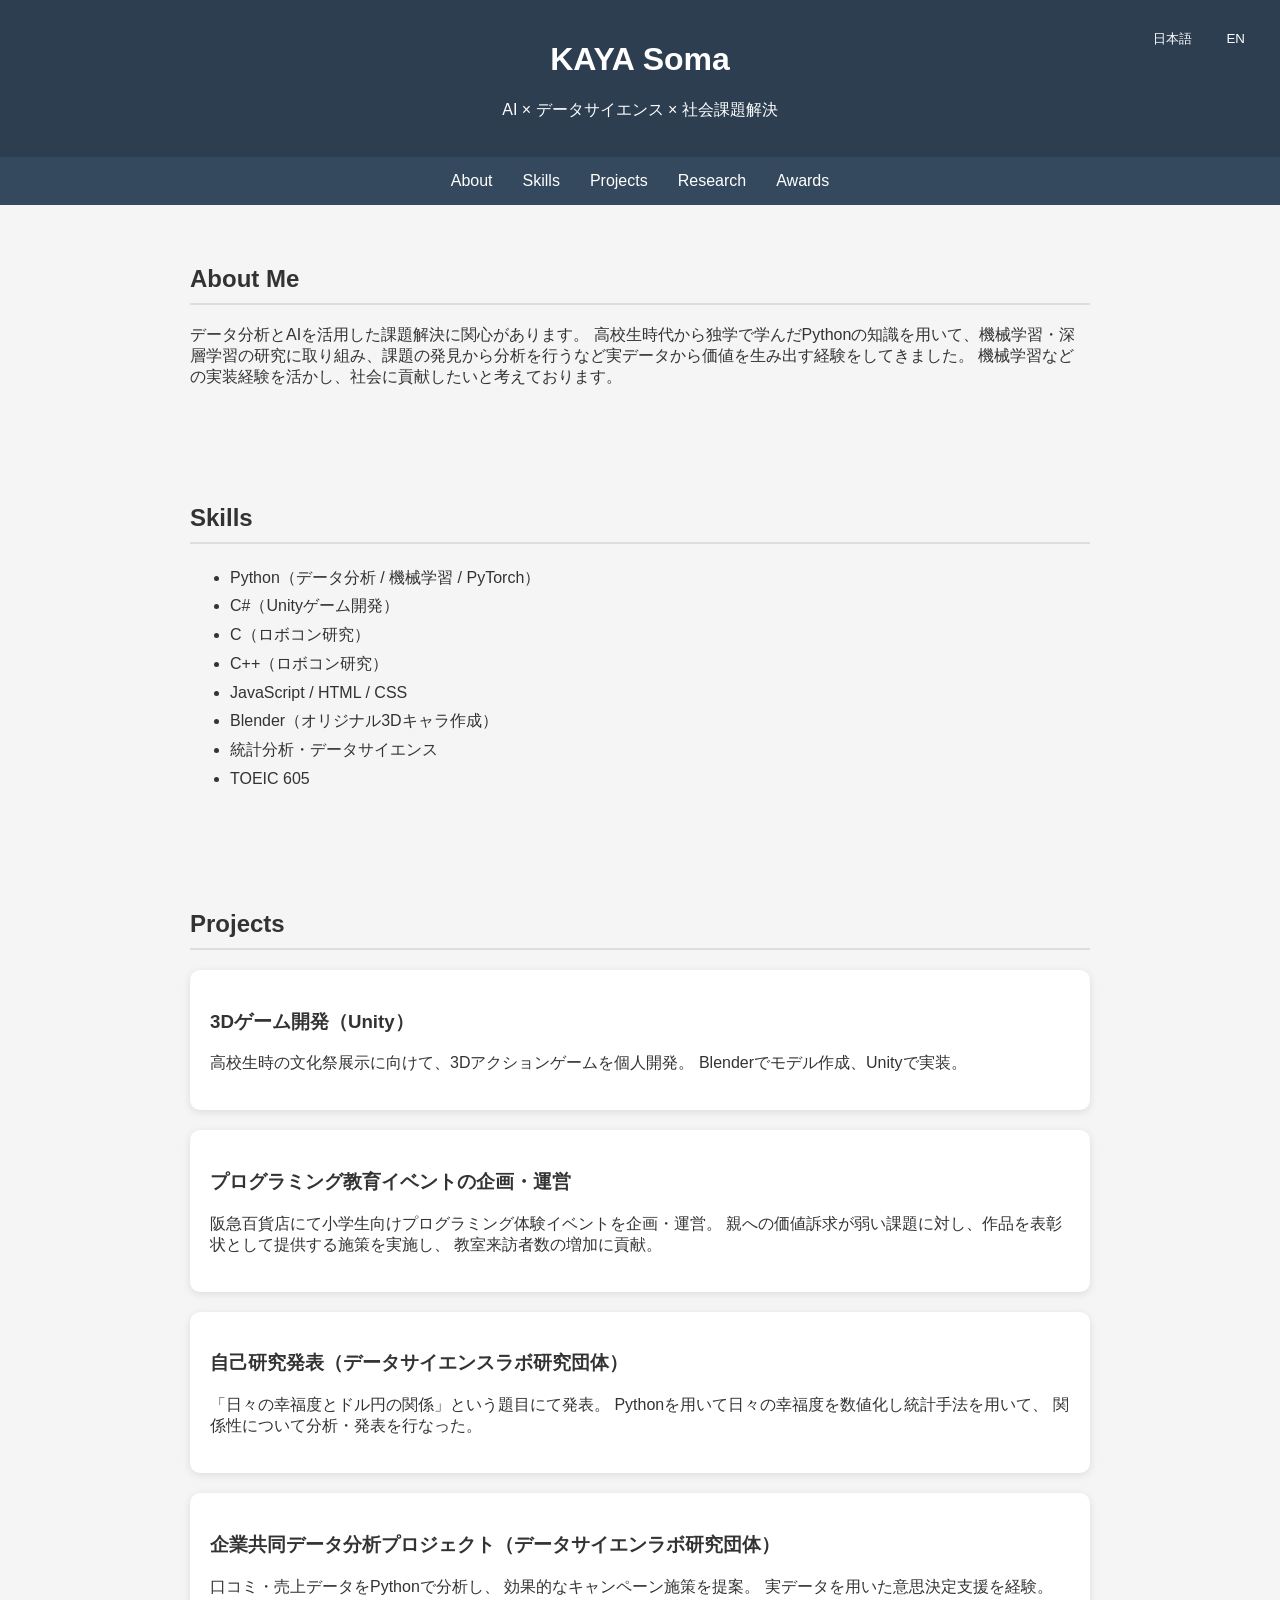
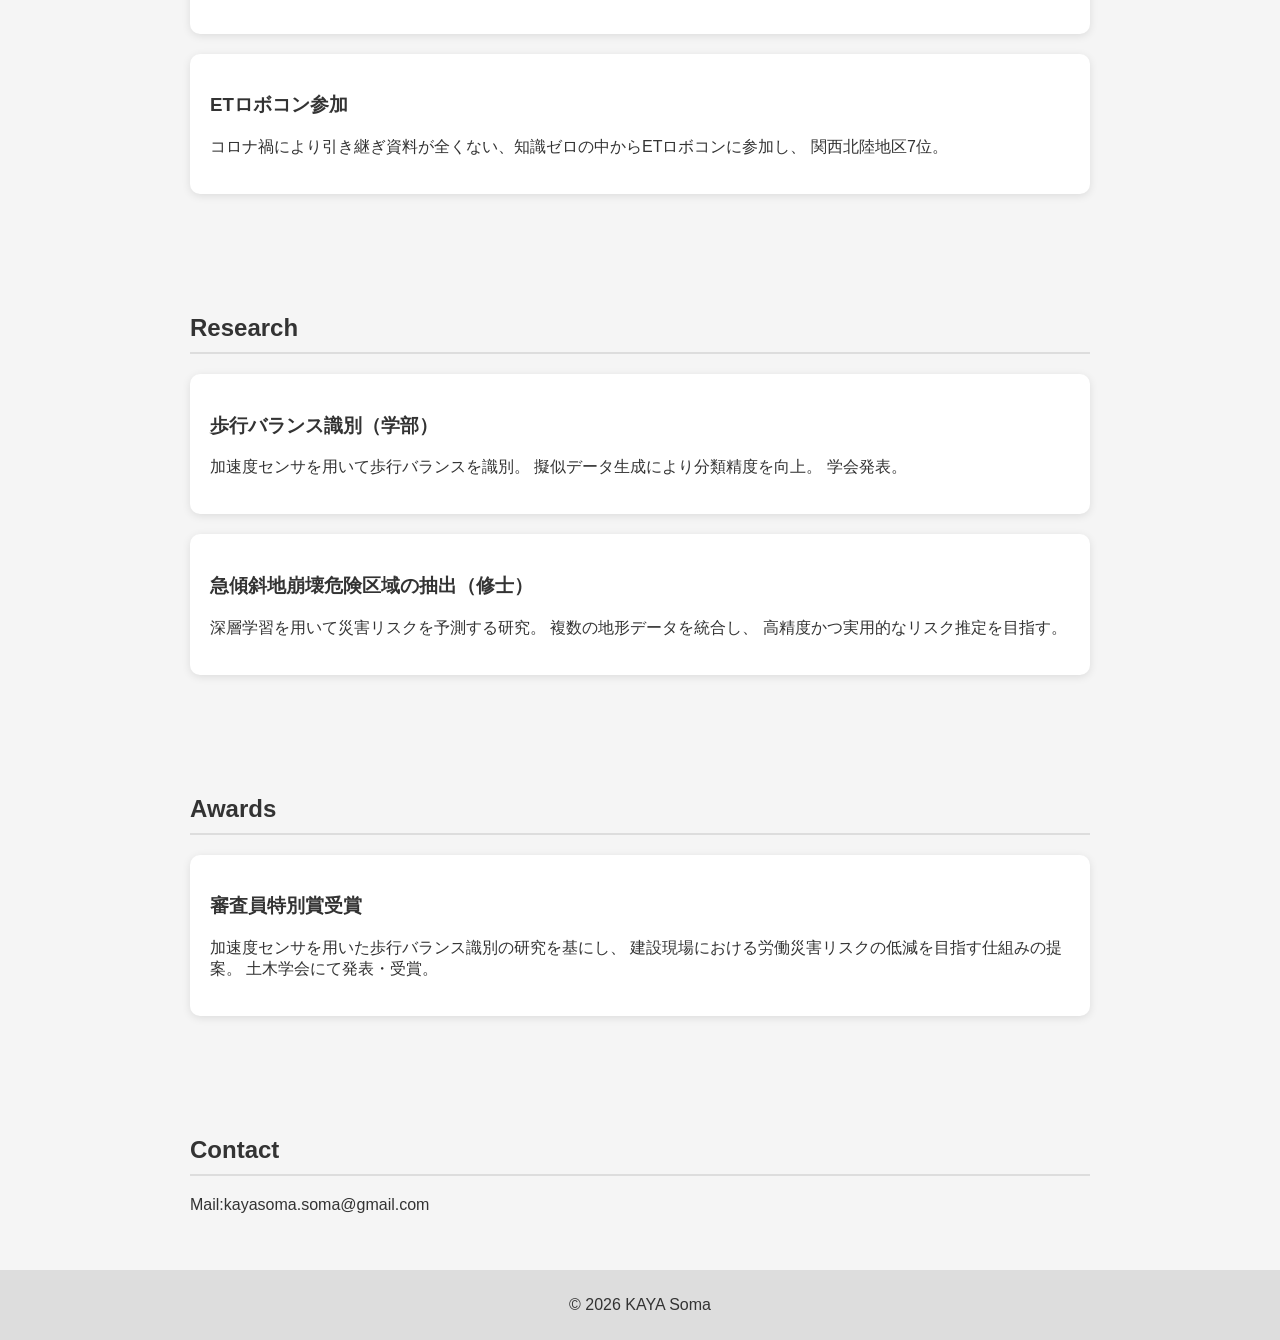
<file: index.html>
<!DOCTYPE html>
<html lang="ja">
<head>
  <meta charset="UTF-8">
  <title>KAYA Soma | Portfolio</title>
  <link rel="stylesheet" href="style.css">
</head>

<body>
  <header>
    <h1>KAYA Soma</h1>
    

<div class="lang-btn">
  <button onclick="switchLang('jp')">日本語</button>
  <button onclick="switchLang('en')">EN</button>
</div>
<p class="ja">AI × データサイエンス × 社会課題解決</p>
    <p class="en">AI × Data Science × Social Problem Solving</p>

  </header>

  <nav>
    <a href="#about">About</a>
    <a href="#skills">Skills</a>
    <a href="#projects">Projects</a>
    <a href="#research">Research</a>
    <a href="#awards">Awards</a>
  </nav>

  <section id="about">
    <h2>About Me</h2>
    <p class="ja">
      データ分析とAIを活用した課題解決に関心があります。  
      高校生時代から独学で学んだPythonの知識を用いて、機械学習・深層学習の研究に取り組み、課題の発見から分析を行うなど実データから価値を生み出す経験をしてきました。
      機械学習などの実装経験を活かし、社会に貢献したいと考えております。  
    </p>
    <p class="en">
      I am passionate about solving real-world problems through data analysis and AI.
      Since high school, I have been self-learning Python and working on machine learning 
      and deep learning projects. Through these experiences, I have developed the ability to identify problems
       and create value from real-world data. I aim to contribute to society by leveraging my technical skills in data science and AI.
    </p>
  </section>

  <section id="skills">
    <h2>Skills</h2>
    <ul class="ja">
      <li >Python（データ分析 / 機械学習 / PyTorch）</li>
      
      <li>C#（Unityゲーム開発）</li>
      
      <li >C（ロボコン研究）</li>
      
      <li >C++（ロボコン研究）</li>
      
      <li >JavaScript / HTML / CSS</li>
      <li>Blender（オリジナル3Dキャラ作成）</li>
      
      <li>統計分析・データサイエンス</li>
      <li>TOEIC 605</li>
    </ul>
    <ul class="en">
      <li>Python (Data Analysis / Machine Learning / PyTorch)</li>
      <li>C# (Unity Game Development)</li>
      <li>C (Robotics)</li>
      <li>C++ (Robotics)</li>
      <li >JavaScript / HTML / CSS</li>
      <li >Blender (3D Modeling)</li>
      <li >Statics & Data Science</li>
      <li>TOEIC 605</li>
    </ul>
  </section>

  <section id="projects">
    <div class="ja">
    <h2>Projects</h2>
    <a href="OtherHTML/Create3D.html" class="card-link">
    <div class="card">
      <h3>3Dゲーム開発（Unity）</h3>
      <p>
        高校生時の文化祭展示に向けて、3Dアクションゲームを個人開発。
        Blenderでモデル作成、Unityで実装。
      </p>
    </div>
    </a>
    <a href="OtherHTML/ProgramingEvnt.html" class="card-link">
    <div class="card">
      <h3>プログラミング教育イベントの企画・運営</h3>
      <p>
        阪急百貨店にて小学生向けプログラミング体験イベントを企画・運営。
        親への価値訴求が弱い課題に対し、作品を表彰状として提供する施策を実施し、
        教室来訪者数の増加に貢献。
      </p>
    </div>
    </a>
    <a href="OtherHTML/DataScience.html" class="card-link">
    <div class="card">
      <h3>自己研究発表（データサイエンスラボ研究団体）</h3>
      <p>
        「日々の幸福度とドル円の関係」という題目にて発表。
        Pythonを用いて日々の幸福度を数値化し統計手法を用いて、
        関係性について分析・発表を行なった。
      </p>
    </div>
    </a>
    <a href="OtherHTML/DataScienceWithB.html" class="card-link">
    <div class="card">
      <h3>企業共同データ分析プロジェクト（データサイエンラボ研究団体）</h3>
      <p>
        口コミ・売上データをPythonで分析し、
        効果的なキャンペーン施策を提案。
        実データを用いた意思決定支援を経験。
      </p>
    </div>
    </a>
    
    <a href="OtherHTML/ETrobo.html" class="card-link">
    <div class="card">
      <h3>ETロボコン参加</h3>
      <p>
        コロナ禍により引き継ぎ資料が全くない、知識ゼロの中からETロボコンに参加し、
        関西北陸地区7位。
      </p>
    </div>
    </a>
</div>
  <div class="en">
    <h2>Projects</h2>
    <a href="OtherHTML/Create3D.html" class="card-link">
    <div class="card">
      <h3>3D Game Development（Unity）</h3>
      <p>
        Developed a 3D action game for a school festival.
        Created models using Blender and implemented gameplay in Unity.
      </p>
    </div>
    </a>
    <a href="OtherHTML/ProgramingEvnt.html" class="card-link">
    <div class="card">
      <h3>Programing Education Event Planning & Management</h3>
      <p>
        Organized and managed a Programing experience event for elementary school students
        at a department store, contributing to increased participant engagement.
      </p>
    </div>
    </a>
    <a href="OtherHTML/DataScience.html" class="card-link">
    <div class="card">
      <h3>Personal Research Presentation</h3>
      <p>
        Presented a research on the relationship between daily happiness and USD/JPY exchange rates,
         using Python and statistical analysis.
      </p>
    </div>
    </a>
    <a href="OtherHTML/DataScienceWithB.html" class="card-link">
    <div class="card">
      <h3>Industry Collaborative Data Analysis Project</h3>
      <p>
        Analyzed customer review and sales data to propose effective marketing strategies based on real-world data.
      </p>
    </div>
    </a>
    
    <a href="OtherHTML/ETrobo.html" class="card-link">
    <div class="card">
      <h3>ET Robocon Competition</h3>
      <p>
        participated in a robotics competition from scratch and achived 7th place in the Kansai-Hokuriku regional competition.
      </p>
    </div>
    </a>
</div>
  </section>

  <section id="research">
    <div class="ja">
    <h2>Research</h2>
    <a href="OtherHTML/ResearchB.html" class="card-link">
    <div class="card">
      <h3>歩行バランス識別（学部）</h3>
      <p>
        加速度センサを用いて歩行バランスを識別。
        擬似データ生成により分類精度を向上。
        学会発表。
      </p>
    </div>
    </a>

    <a href="OtherHTML/ResearchM.html" class="card-link">
    <div class="card">
      <h3>急傾斜地崩壊危険区域の抽出（修士）</h3>
      <p>
        深層学習を用いて災害リスクを予測する研究。
        複数の地形データを統合し、
        高精度かつ実用的なリスク推定を目指す。
      </p>
    </div>
    </a>

  </div>

<div class="en">
    <h2>Research</h2>
    <a href="OtherHTML/ResearchB.html" class="card-link">
    <div class="card">
      <h3>Gait Balance Classification (Bachelor's degree)</h3>
      <p>
        Developed a machine learning model to classify walking Balance and improved accuracy through synthetic data generation.
      </p>
    </div>
    </a>

    <a href="OtherHTML/ResearchM.html" class="card-link">
    <div class="card">
      <h3>Extraction of Landslide Risk Areas (Master’s Research)</h3>
      <p>
        Conducted research on predicting disaster risk using deep learning.
        Integrated multiple types of terrain data to develop a model capable of highly accurate and practical risk estimation.
      </p>
    </div>
    </a>
</div>
  </section>

  <section id="awards">
    <div class="en">
    <h2>Awards</h2>
    <a href="OtherHTML/Award.html" class="card-link">
        <div class="card">
            <h3>Special Jury Award</h3>
            <p>
                Proposed a system to reduce accident risks at construction sites based on gait analysis, and received an award at a civil angineering conference.
            </p>
        </div>
    </a>
  </div>
  <div class="ja">
    <h2>Awards</h2>
    <a href="OtherHTML/Award.html" class="card-link">
        <div class="card">
            <h3>審査員特別賞受賞</h3>
            <p>
                加速度センサを用いた歩行バランス識別の研究を基にし、
                建設現場における労働災害リスクの低減を目指す仕組みの提案。
                土木学会にて発表・受賞。
            </p>
        </div>
    </a>
    </div>
  </section>
  <section id="contact">
    <h2>Contact</h2>
    <p>Mail:kayasoma.soma@gmail.com </p>
  </section>

  <footer>
    <p>© 2026 KAYA Soma</p>
  </footer>


<script>
function switchLang(lang) {
  localStorage.setItem('lang', lang);

  document.querySelectorAll('.ja').forEach(el => {
    el.style.display = (lang === 'jp') ? 'block' : 'none';
  });

  document.querySelectorAll('.en').forEach(el => {
    el.style.display = (lang === 'en') ? 'block' : 'none';
  });
}

window.onload = () => {
  const lang = localStorage.getItem('lang') || 'jp';
  switchLang(lang);
};
</script>

 

</body>
</html>
</file>
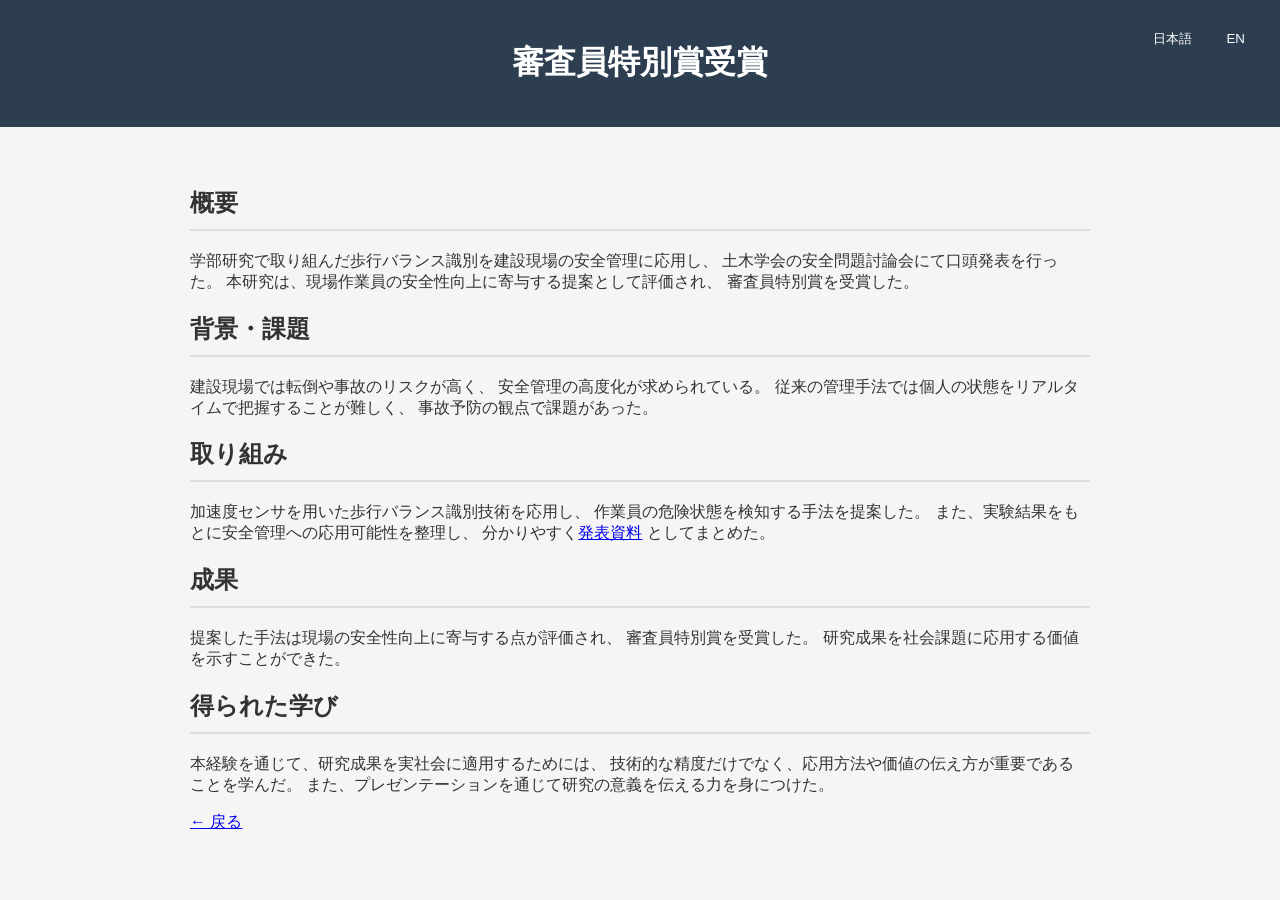
<file: OtherHTML/Award.html>
<!DOCTYPE html>
<html lang="ja">
<head>
  <meta charset="UTF-8">
  <title>審査員特別賞受賞</title>
  <link rel="stylesheet" href="../style.css">
</head>
<body>

  <header>
    <h1 class="ja">審査員特別賞受賞</h1>
    <h1 class="en">Special Jury Award</h1>
<div class="lang-btn">
  <button onclick="switchLang('jp')">日本語</button>
  <button onclick="switchLang('en')">EN</button>
</div>

  </header>

  <section class="ja">
    
    
    <h2>概要</h2>
    <p>
      学部研究で取り組んだ歩行バランス識別を建設現場の安全管理に応用し、
      土木学会の安全問題討論会にて口頭発表を行った。
      本研究は、現場作業員の安全性向上に寄与する提案として評価され、
      審査員特別賞を受賞した。
    </p>



   
    
    <h2>背景・課題</h2>
    <p>
      建設現場では転倒や事故のリスクが高く、
      安全管理の高度化が求められている。
      従来の管理手法では個人の状態をリアルタイムで把握することが難しく、
      事故予防の観点で課題があった。
    </p>


    
        
    <h2>取り組み</h2>
    <p>
      加速度センサを用いた歩行バランス識別技術を応用し、
      作業員の危険状態を検知する手法を提案した。
      また、実験結果をもとに安全管理への応用可能性を整理し、
      分かりやすく<a href="https://committees.jsce.or.jp/csp02/system/files/%E3%83%87%E3%82%B6%E3%82%A4%E3%83%B3%E9%83%A8%E9%96%80%E8%B3%87%E6%96%99%E9%9B%86_%E7%AC%AC1%E7%89%88.pdf">発表資料</a>
      としてまとめた。
    </p>


    



    
    
    <h2>成果</h2>
    <p>
      提案した手法は現場の安全性向上に寄与する点が評価され、
      審査員特別賞を受賞した。
      研究成果を社会課題に応用する価値を示すことができた。
    </p>



    
   
    <h2>得られた学び</h2>
    <p>
      本経験を通じて、研究成果を実社会に適用するためには、
      技術的な精度だけでなく、応用方法や価値の伝え方が重要であることを学んだ。
      また、プレゼンテーションを通じて研究の意義を伝える力を身につけた。
    </p>



    <a href="../index.html">← 戻る</a>
  </section>


<section class="en">


  <h2>Overview</h2>
  <p>
    I applied my undergraduate research on walking balance classification
    to safety management in construction sites
    and gave an oral presentation at the JSCE Discussion Meeting on Construction Safety.
    This research was recognized as a proposal contributing to the improvement of worker safety,
    and received the Special Jury Award.
  </p>






  <h2>Background & Challenges</h2>
  <p>
    Construction sites involve high risks of falls and accidents,
    creating a strong demand for more advanced safety management systems.
    However, conventional management methods made it difficult
    to monitor workers’ physical conditions in real time,
    resulting in challenges in accident prevention.
  </p>






  <h2>Approach</h2>
  <p>
    By applying walking balance classification technology using acceleration sensors,
    I proposed a method for detecting dangerous conditions among workers.
    In addition, based on experimental results,
    I organized the potential applications for safety management
    and summarized them in an easy-to-understand
    <a href="https://committees.jsce.or.jp/csp02/system/files/%E3%83%87%E3%82%B6%E3%82%A4%E3%83%B3%E9%83%A8%E9%96%80%E8%B3%87%E6%96%99%E9%9B%86_%E7%AC%AC1%E7%89%88.pdf">
      presentation material
    </a>.
  </p>






  <h2>Results</h2>
  <p>
    The proposed method was recognized for its potential contribution
    to improving safety at construction sites,
    and received the Special Jury Award.
    This achievement demonstrated the value of applying research outcomes
    to real-world social issues.
  </p>






  <h2>What I Learned</h2>
  <p>
    Through this experience,
    I learned that applying research outcomes to society
    requires not only technical accuracy,
    but also effective methods of application and communication of value.
    In addition, through presentations,
    I developed the ability to clearly convey the significance of research.
  </p>



  <a href="../index.html">← Back</a>
</section>




<script>
function switchLang(lang) {
  localStorage.setItem('lang', lang);

  document.querySelectorAll('.ja').forEach(el => {
    el.style.display = (lang === 'jp') ? 'block' : 'none';
  });

  document.querySelectorAll('.en').forEach(el => {
    el.style.display = (lang === 'en') ? 'block' : 'none';
  });
}

window.onload = () => {
  const lang = localStorage.getItem('lang') || 'jp';
  switchLang(lang);
};
</script>
</body>
</html>
</file>
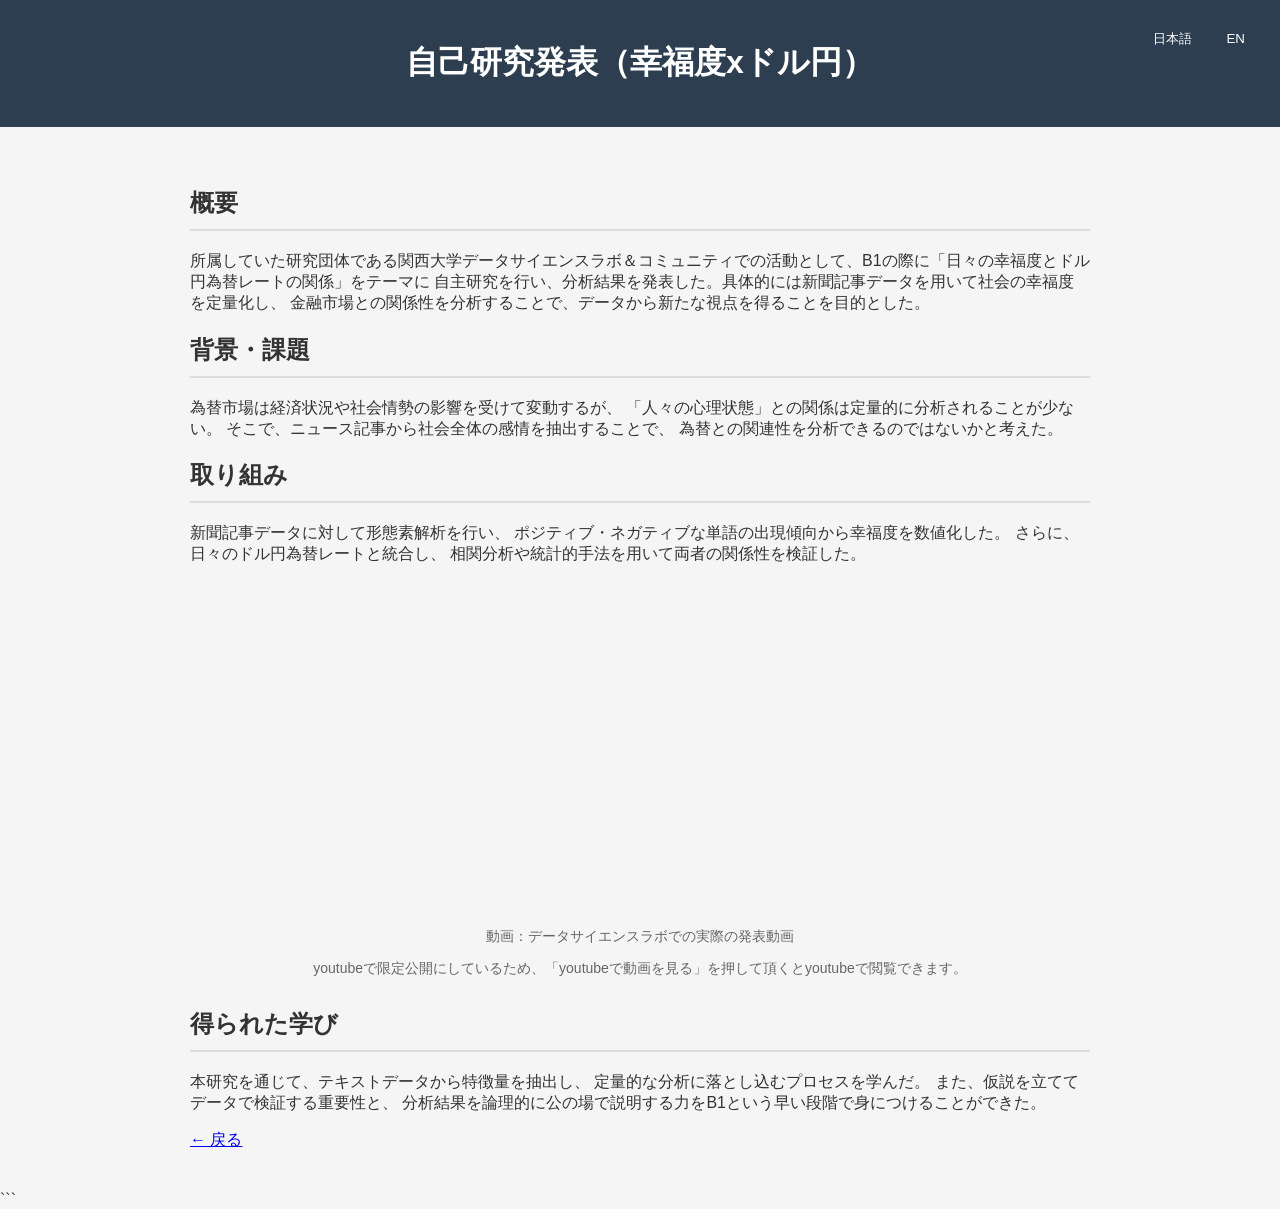
<file: OtherHTML/DataScience.html>
<!DOCTYPE html>
<html lang="ja">
<head>
  <meta charset="UTF-8">
  <title>データサイエンスラボ</title>
  <link rel="stylesheet" href="../style.css">
</head>
<body>

  <header>
  <div class="lang-btn">
  <button onclick="switchLang('jp')">日本語</button>
  <button onclick="switchLang('en')">EN</button>
</div>
    <h1 class="ja">自己研究発表（幸福度xドル円）</h1>
    <h1 class="en">Personal Research Presentation</h1>
  </header>

  <section class="ja">
    
    <h2>概要</h2>
    <p>
      所属していた研究団体である関西大学データサイエンスラボ＆コミュニティでの活動として、B1の際に「日々の幸福度とドル円為替レートの関係」をテーマに
      自主研究を行い、分析結果を発表した。具体的には新聞記事データを用いて社会の幸福度を定量化し、
      金融市場との関係性を分析することで、データから新たな視点を得ることを目的とした。
    </p>


    
    <h2>背景・課題</h2>
    <p>
      為替市場は経済状況や社会情勢の影響を受けて変動するが、
      「人々の心理状態」との関係は定量的に分析されることが少ない。
      そこで、ニュース記事から社会全体の感情を抽出することで、
      為替との関連性を分析できるのではないかと考えた。
    </p>


   
    <h2>取り組み</h2>
    <p>
      新聞記事データに対して形態素解析を行い、
      ポジティブ・ネガティブな単語の出現傾向から幸福度を数値化した。
      さらに、日々のドル円為替レートと統合し、
      相関分析や統計的手法を用いて両者の関係性を検証した。
    </p>
   <div class="figure">
      <iframe width="560" height="315" src="https://www.youtube.com/embed/wx0MYeTGoCc?si=bdQ54XHld-WV55_7" title="YouTube video player" frameborder="0" allow="accelerometer; autoplay; clipboard-write; encrypted-media; gyroscope; picture-in-picture; web-share" referrerpolicy="strict-origin-when-cross-origin" allowfullscreen></iframe>
      <p>動画：データサイエンスラボでの実際の発表動画</p>
      <p>youtubeで限定公開にしているため、「youtubeで動画を見る」を押して頂くとyoutubeで閲覧できます。</p>
    </div>

    
    <h2>得られた学び</h2>
    <p>
      本研究を通じて、テキストデータから特徴量を抽出し、
      定量的な分析に落とし込むプロセスを学んだ。
      また、仮説を立ててデータで検証する重要性と、
      分析結果を論理的に公の場で説明する力をB1という早い段階で身につけることができた。
    </p>


    <a href="../index.html">← 戻る</a>
  </section>


<section class="en">

  <h2>Overview</h2>
  <p>
    As part of my activities in the Kansai University Data Science Lab & Community,
    I conducted an independent research project during my first undergraduate year
    on the theme of “The Relationship Between Daily Happiness Levels and the USD/JPY Exchange Rate,”
    and presented the analysis results.
    Specifically, I quantified social happiness levels using newspaper article data
    and analyzed their relationship with financial markets,
    aiming to gain new insights from data analysis.
  </p>




  <h2>Background & Challenges</h2>
  <p>
    Exchange markets fluctuate under the influence of economic conditions and social situations,
    but their relationship with “people’s psychological states”
    is rarely analyzed quantitatively.
    Therefore, I hypothesized that by extracting public sentiment from news articles,
    it might be possible to analyze its relationship with exchange rates.
  </p>




  <h2>Approach</h2>
  <p>
    I performed morphological analysis on newspaper article data
    and quantified happiness levels based on the frequency of positive and negative words.
    Furthermore, I integrated this data with daily USD/JPY exchange rates
    and examined the relationship using correlation analysis and statistical methods.
  </p>

  <div class="figure">
    <iframe width="560" height="315" src="https://www.youtube.com/embed/wx0MYeTGoCc?si=bdQ54XHld-WV55_7" title="YouTube video player" frameborder="0" allow="accelerometer; autoplay; clipboard-write; encrypted-media; gyroscope; picture-in-picture; web-share" referrerpolicy="strict-origin-when-cross-origin" allowfullscreen></iframe>
    <p>
      Video: Actual presentation from the Data Science Lab
    </p>
  </div>




  <h2>What I Learned</h2>
  <p>
    Through this research, I learned the process of extracting features from text data
    and transforming them into quantitative analysis.
    In addition, at an early stage as a first-year undergraduate student,
    I developed the ability to formulate hypotheses, verify them using data,
    and logically explain analytical results in public presentations.
  </p>


  <a href="../index.html">← Back</a>
</section>
```


<script>
function switchLang(lang) {
  localStorage.setItem('lang', lang);

  document.querySelectorAll('.ja').forEach(el => {
    el.style.display = (lang === 'jp') ? 'block' : 'none';
  });

  document.querySelectorAll('.en').forEach(el => {
    el.style.display = (lang === 'en') ? 'block' : 'none';
  });
}

window.onload = () => {
  const lang = localStorage.getItem('lang') || 'jp';
  switchLang(lang);
};
</script>
</body>
</html>
</file>
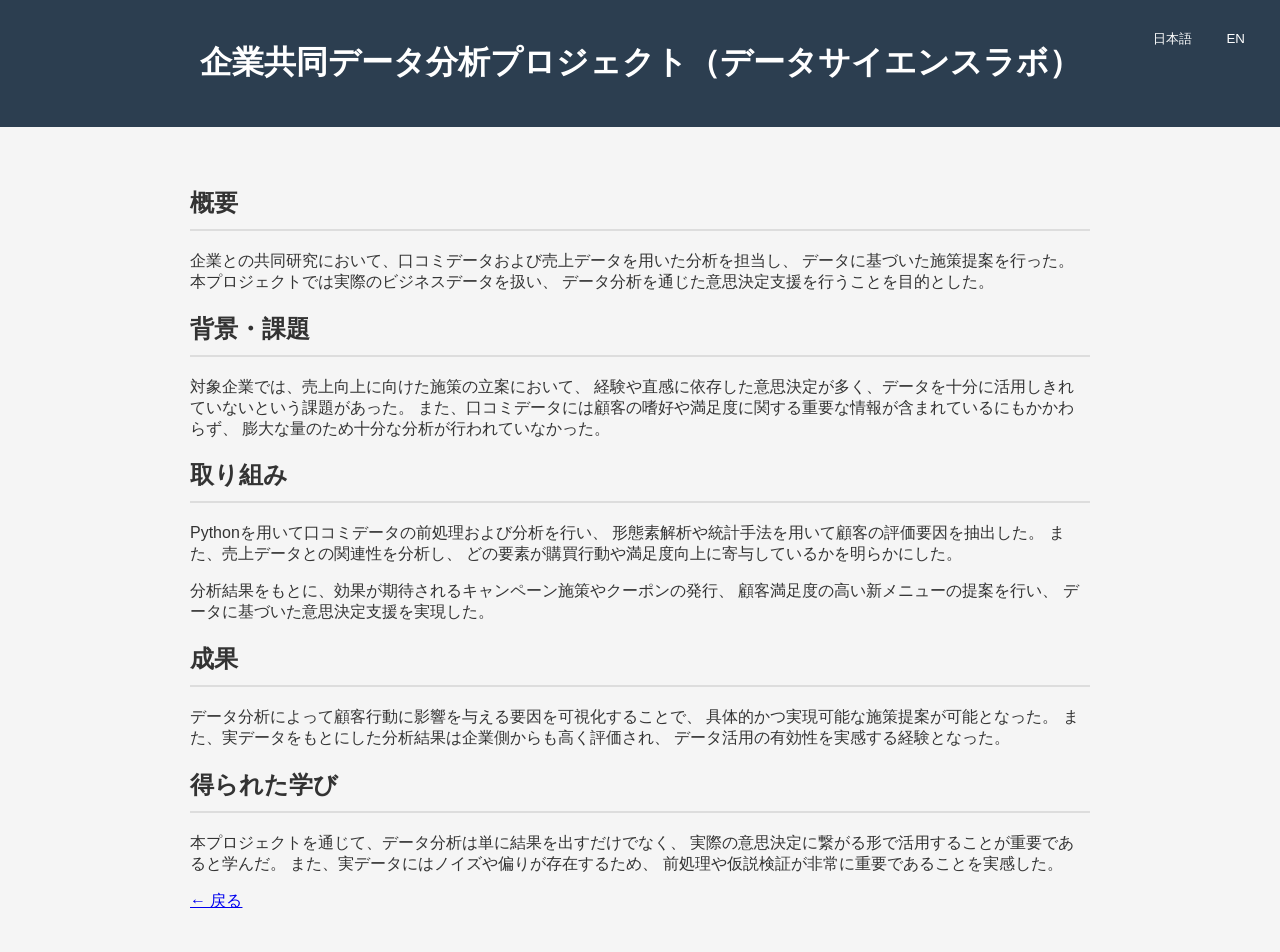
<file: OtherHTML/DataScienceWithB.html>
<!DOCTYPE html>
<html lang="ja">
<head>
  <meta charset="UTF-8">
  <title>イベント企画</title>
  <link rel="stylesheet" href="../style.css">
</head>
<body>

  <header>
    <h1 class="ja">企業共同データ分析プロジェクト（データサイエンスラボ）</h1>
    <h1 class="en">Industry Collaborative Data Analysis Project</h1>
<div class="lang-btn">
  <button onclick="switchLang('jp')">日本語</button>
  <button onclick="switchLang('en')">EN</button>
</div>
  </header>

  <section class="ja">
    
    <h2>概要</h2>
    <p>
      企業との共同研究において、口コミデータおよび売上データを用いた分析を担当し、
      データに基づいた施策提案を行った。本プロジェクトでは実際のビジネスデータを扱い、
      データ分析を通じた意思決定支援を行うことを目的とした。
    </p>


    
    <h2>背景・課題</h2>
    <p>
      対象企業では、売上向上に向けた施策の立案において、
      経験や直感に依存した意思決定が多く、データを十分に活用しきれていないという課題があった。
      また、口コミデータには顧客の嗜好や満足度に関する重要な情報が含まれているにもかかわらず、
      膨大な量のため十分な分析が行われていなかった。
    </p>


    
    <h2>取り組み</h2>
    <p>
      Pythonを用いて口コミデータの前処理および分析を行い、
      形態素解析や統計手法を用いて顧客の評価要因を抽出した。
      また、売上データとの関連性を分析し、
      どの要素が購買行動や満足度向上に寄与しているかを明らかにした。
    </p>

    <p>
      分析結果をもとに、効果が期待されるキャンペーン施策やクーポンの発行、
      顧客満足度の高い新メニューの提案を行い、
      データに基づいた意思決定支援を実現した。
    </p>


    <h2>成果</h2>
    
    <p>
      データ分析によって顧客行動に影響を与える要因を可視化することで、
      具体的かつ実現可能な施策提案が可能となった。
      また、実データをもとにした分析結果は企業側からも高く評価され、
      データ活用の有効性を実感する経験となった。
    </p>

    <h2>得られた学び</h2>
    <p>
      本プロジェクトを通じて、データ分析は単に結果を出すだけでなく、
      実際の意思決定に繋がる形で活用することが重要であると学んだ。
      また、実データにはノイズや偏りが存在するため、
      前処理や仮説検証が非常に重要であることを実感した。
    </p>



    <a href="../index.html">← 戻る</a>
  </section>


<section class="en">

  <h2>Overview</h2>
  <p>
    In a collaborative research project with a company,
    I was responsible for analyzing customer review data and sales data
    and proposing data-driven business strategies.
    This project involved handling real business data
    with the goal of supporting decision-making through data analysis.
  </p>




  <h2>Background & Challenges</h2>
  <p>
    The target company faced a challenge in that many business decisions related to sales improvement
    relied heavily on experience and intuition,
    while available data was not being fully utilized.
    In addition, although customer review data contained valuable information
    regarding customer preferences and satisfaction,
    the large volume of data made comprehensive analysis difficult.
  </p>




  <h2>Approach</h2>
  <p>
    Using Python, I conducted preprocessing and analysis of customer review data,
    applying morphological analysis and statistical methods
    to identify factors influencing customer evaluations.
    I also analyzed the relationship between review data and sales data
    to clarify which factors contributed to purchasing behavior
    and improvements in customer satisfaction.
  </p>

  <p>
    Based on the analysis results,
    I proposed effective campaign strategies, coupon promotions,
    and new menu ideas with high customer satisfaction potential,
    thereby supporting data-driven decision-making.
  </p>




  <h2>Results</h2>

  <p>
    By visualizing the factors that influenced customer behavior through data analysis,
    it became possible to propose concrete and feasible business strategies.
    Furthermore, the analysis results based on real-world data were highly appreciated by the company,
    providing valuable insight into the effectiveness of data utilization.
  </p>




  <h2>What I Learned</h2>
  <p>
    Through this project, I learned that data analysis is not only about obtaining results,
    but also about applying those results in ways that contribute to actual decision-making.
    In addition, I realized the importance of preprocessing and hypothesis testing,
    since real-world data often contains noise and bias.
  </p>



  <a href="../index.html">← Back</a>
</section>




<script>
function switchLang(lang) {
  localStorage.setItem('lang', lang);

  document.querySelectorAll('.ja').forEach(el => {
    el.style.display = (lang === 'jp') ? 'block' : 'none';
  });

  document.querySelectorAll('.en').forEach(el => {
    el.style.display = (lang === 'en') ? 'block' : 'none';
  });
}

window.onload = () => {
  const lang = localStorage.getItem('lang') || 'jp';
  switchLang(lang);
};
</script>
</body>
</html>
</file>
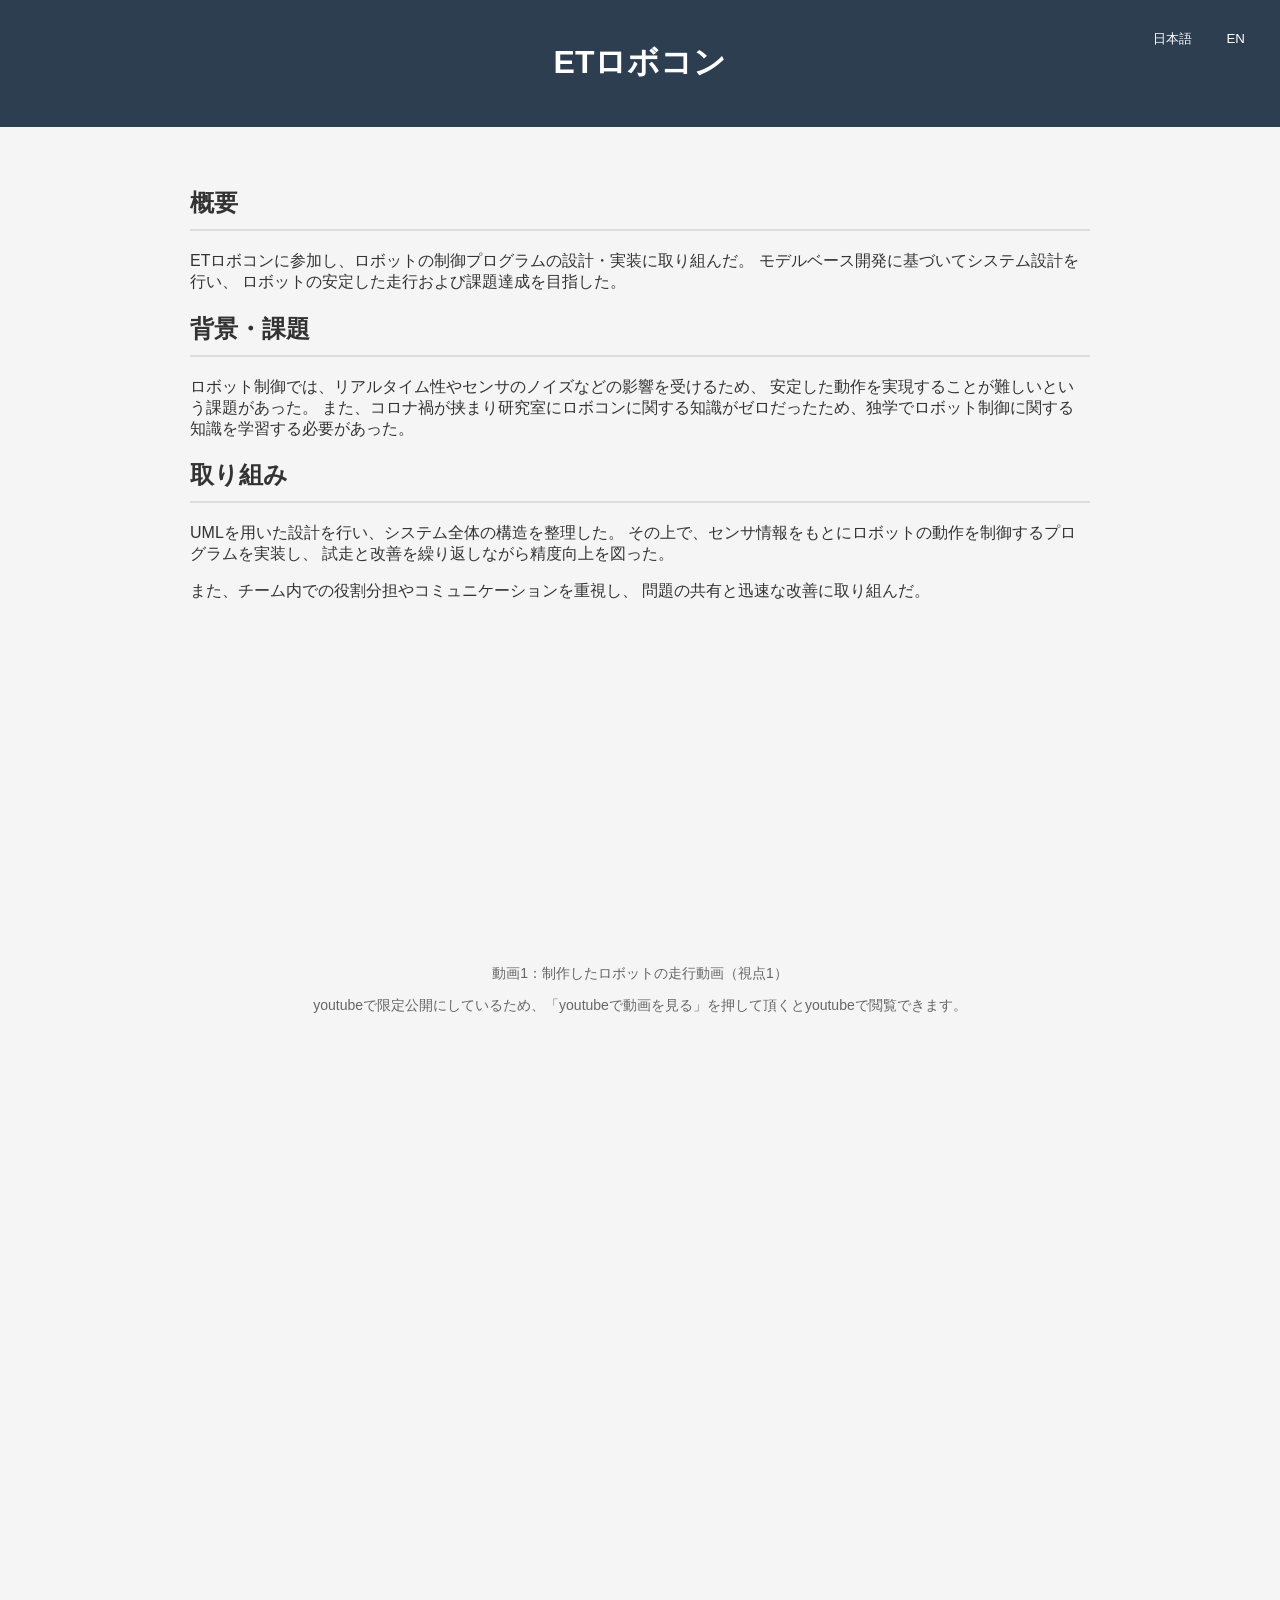
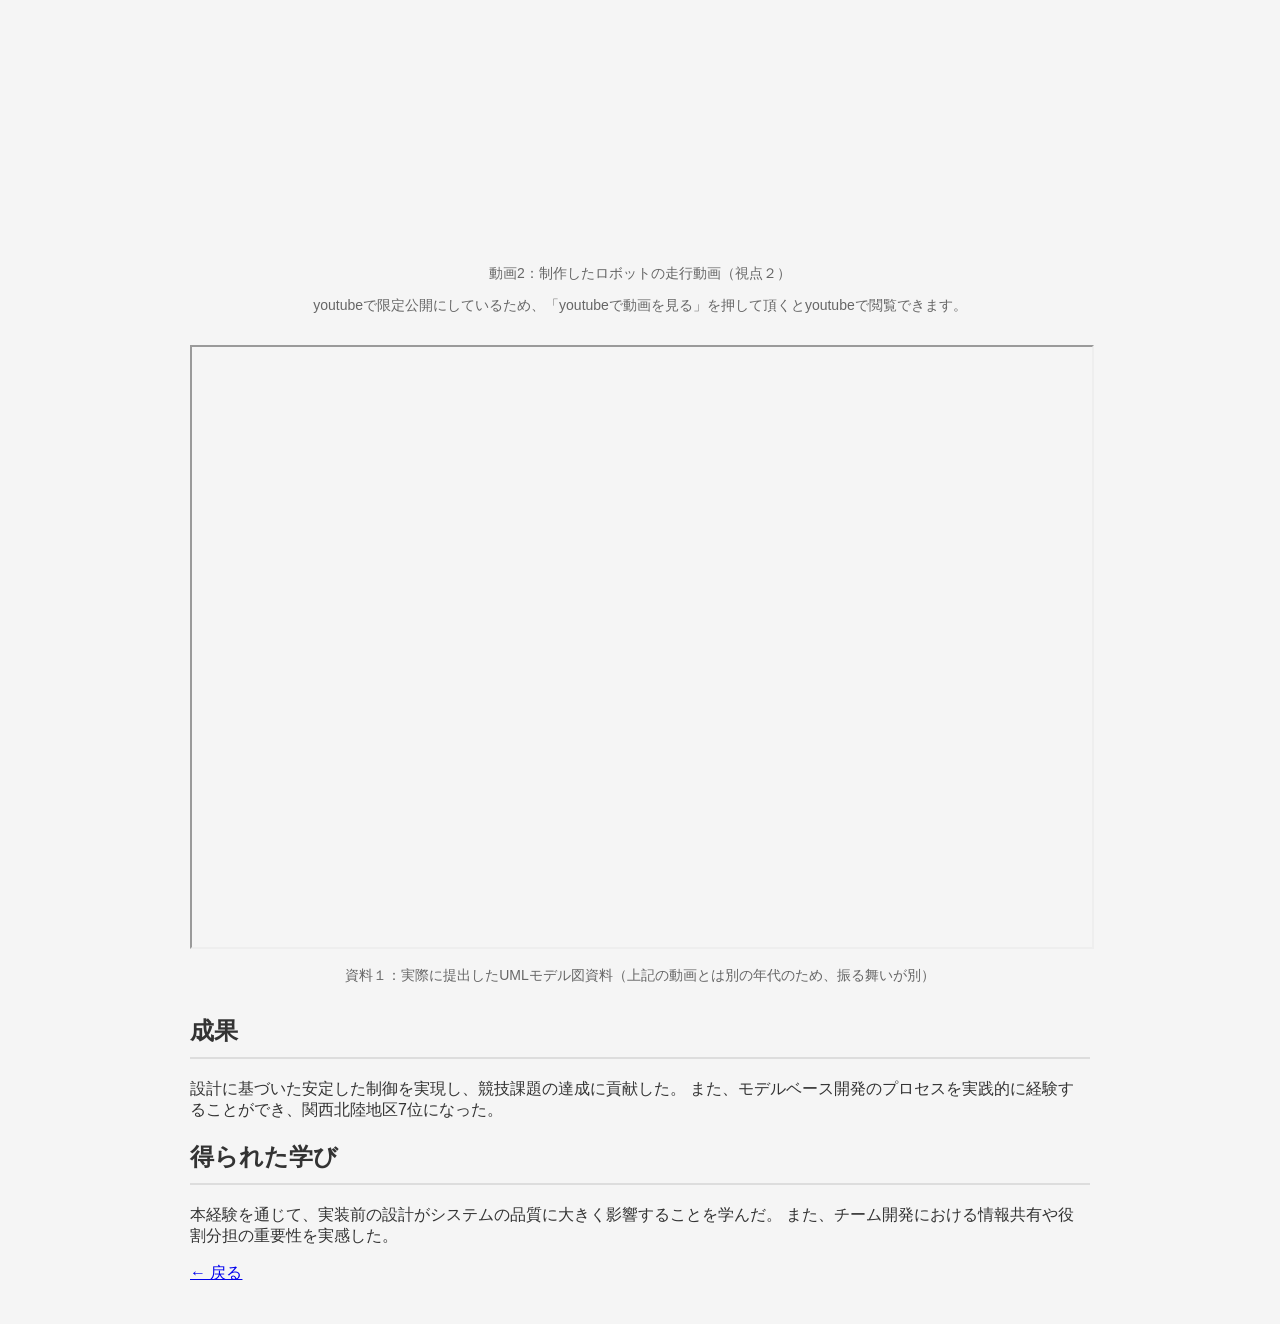
<file: OtherHTML/ETrobo.html>
<!DOCTYPE html>
<html lang="ja">
<head>
  <meta charset="UTF-8">
  <title>ETロボコン</title>
  <link rel="stylesheet" href="../style.css">
</head>
<body>

  <header>
    <h1 class="ja">ETロボコン</h1>
    <h1 class="en">ET Robocon Competition</h1>
<div class="lang-btn">
  <button onclick="switchLang('jp')">日本語</button>
  <button onclick="switchLang('en')">EN</button>
</div>
  </header>

  <section class="ja">
    
    
    <h2>概要</h2>
    <p>
      ETロボコンに参加し、ロボットの制御プログラムの設計・実装に取り組んだ。
      モデルベース開発に基づいてシステム設計を行い、
      ロボットの安定した走行および課題達成を目指した。
    </p>



   
    
    <h2>背景・課題</h2>
    <p>
      ロボット制御では、リアルタイム性やセンサのノイズなどの影響を受けるため、
      安定した動作を実現することが難しいという課題があった。
      また、コロナ禍が挟まり研究室にロボコンに関する知識がゼロだったため、独学でロボット制御に関する知識を学習する必要があった。
      
      
    </p>


    
    
    <h2>取り組み</h2>
    <p>
      UMLを用いた設計を行い、システム全体の構造を整理した。
      その上で、センサ情報をもとにロボットの動作を制御するプログラムを実装し、
      試走と改善を繰り返しながら精度向上を図った。
    </p>

    <p>
      また、チーム内での役割分担やコミュニケーションを重視し、
      問題の共有と迅速な改善に取り組んだ。
    </p>
    
    <div class="figure">
      <iframe width="560" height="315" src="https://www.youtube.com/embed/qJIruw_DQHg?si=nBfgjPWEZsaWlp8N" title="YouTube video player" frameborder="0" allow="accelerometer; autoplay; clipboard-write; encrypted-media; gyroscope; picture-in-picture; web-share" referrerpolicy="strict-origin-when-cross-origin" allowfullscreen></iframe>
      
      <p>動画1：制作したロボットの走行動画（視点1）</p>
      <p>youtubeで限定公開にしているため、「youtubeで動画を見る」を押して頂くとyoutubeで閲覧できます。</p>
    </div>
    <div class="figure">
      <iframe width="451" height="802" src="https://www.youtube.com/embed/y_-Y31C6I7Q" title="ETrobo2" frameborder="0" allow="accelerometer; autoplay; clipboard-write; encrypted-media; gyroscope; picture-in-picture; web-share" referrerpolicy="strict-origin-when-cross-origin" allowfullscreen></iframe>
      
      <p>動画2：制作したロボットの走行動画（視点２）</p>
      <p>youtubeで限定公開にしているため、「youtubeで動画を見る」を押して頂くとyoutubeで閲覧できます。</p>
    </div>
    
    <div class="figure">
    <iframe src="../images/PRI_124_TK217.pdf" width="100%" height="600px"></iframe>
    <p>資料１：実際に提出したUMLモデル図資料（上記の動画とは別の年代のため、振る舞いが別）</p>
    
    </div>



    
        
    <h2>成果</h2>
    <p>
      設計に基づいた安定した制御を実現し、競技課題の達成に貢献した。
      また、モデルベース開発のプロセスを実践的に経験することができ、関西北陸地区7位になった。
    </p>



    
    
    <h2>得られた学び</h2>
    <p>
      本経験を通じて、実装前の設計がシステムの品質に大きく影響することを学んだ。
      また、チーム開発における情報共有や役割分担の重要性を実感した。
    </p>



    <a href="../index.html">← 戻る</a>
  </section>

<section class="en">


  <h2>Overview</h2>
  <p>
    I participated in the ET Robocon competition,
    where I worked on the design and implementation of robot control programs.
    Based on model-based development,
    I designed the system architecture with the goal of achieving stable robot operation
    and completing competition tasks successfully.
  </p>






  <h2>Background & Challenges</h2>
  <p>
    In robot control, achieving stable operation is challenging
    due to factors such as real-time constraints and sensor noise.
    In addition, because the COVID-19 pandemic interrupted knowledge transfer within the laboratory,
    there was almost no prior knowledge about the competition available in our lab.
    Therefore, I had to independently study robotics control and related technologies from scratch.
  </p>






  <h2>Approach</h2>
  <p>
    I created system designs using UML
    to organize the overall software architecture.
    Based on these designs,
    I implemented programs that controlled the robot using sensor information,
    repeatedly testing and improving the system to enhance performance and accuracy.
  </p>

  <p>
    In addition, we emphasized role sharing and communication within the team,
    working to quickly share issues and implement improvements.
  </p>

  

    <div class="figure">
      <iframe width="560" height="315" src="https://www.youtube.com/embed/qJIruw_DQHg?si=nBfgjPWEZsaWlp8N" title="YouTube video player" frameborder="0" allow="accelerometer; autoplay; clipboard-write; encrypted-media; gyroscope; picture-in-picture; web-share" referrerpolicy="strict-origin-when-cross-origin" allowfullscreen></iframe>
      
      <p>
        Video 1: Robot driving demonstration (Viewpoint 1)
      </p>
    </div>

    <div class="figure">
       <iframe width="451" height="802" src="https://www.youtube.com/embed/y_-Y31C6I7Q" title="ETrobo2" frameborder="0" allow="accelerometer; autoplay; clipboard-write; encrypted-media; gyroscope; picture-in-picture; web-share" referrerpolicy="strict-origin-when-cross-origin" allowfullscreen></iframe>
      
      <p>
        Video 2: Robot driving demonstration (Viewpoint 2)
      </p>
    </div>

  

  <div class="figure">
    <iframe src="../images/PRI_124_TK217.pdf" width="100%" height="600px"></iframe>
    <p>
      Document 1: UML model diagram actually submitted
      (created in a different year from the videos above, so the robot behavior differs)
    </p>
  </div>






  <h2>Results</h2>
  <p>
    We achieved stable robot control based on systematic design
    and contributed to completing the competition tasks successfully.
    In addition, I gained practical experience in the model-based development process,
    and our team achieved 7th place in the Kansai-Hokuriku regional competition.
  </p>






  <h2>What I Learned</h2>
  <p>
    Through this experience,
    I learned that system design before implementation
    has a significant impact on software quality and stability.
    I also realized the importance of information sharing
    and role allocation in team development.
  </p>



  <a href="../index.html">← Back</a>
</section>




<script>
function switchLang(lang) {
  localStorage.setItem('lang', lang);

  document.querySelectorAll('.ja').forEach(el => {
    el.style.display = (lang === 'jp') ? 'block' : 'none';
  });

  document.querySelectorAll('.en').forEach(el => {
    el.style.display = (lang === 'en') ? 'block' : 'none';
  });
}

window.onload = () => {
  const lang = localStorage.getItem('lang') || 'jp';
  switchLang(lang);
};
</script>
</body>
</html>
</file>
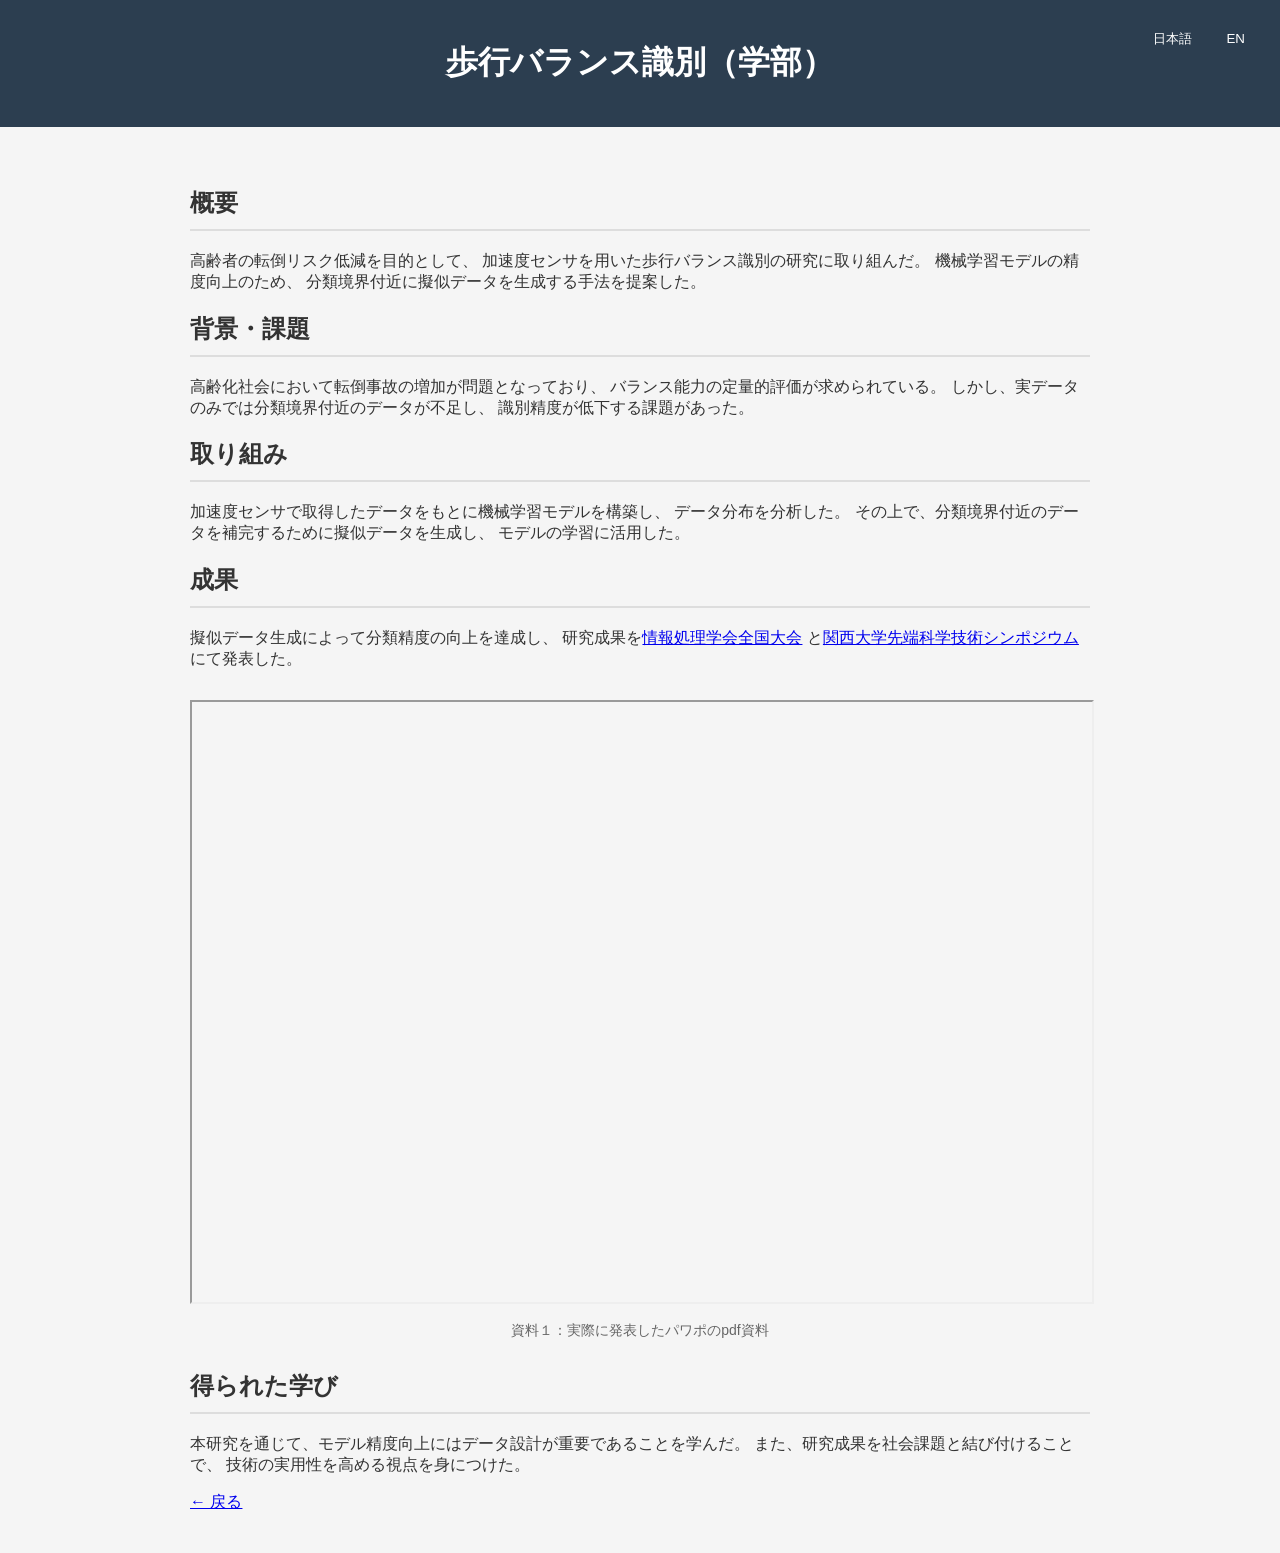
<file: OtherHTML/ResearchB.html>
<!DOCTYPE html>
<html lang="ja">
<head>
  <meta charset="UTF-8">
  <title>研究（学部）</title>
  <link rel="stylesheet" href="../style.css">
</head>
<body>

  <header>
    <h1 class="ja">歩行バランス識別（学部）</h1>
    <h1 class="en">Gait Balance Classification (Bachelor's degree)</h1>
<div class="lang-btn">
  <button onclick="switchLang('jp')">日本語</button>
  <button onclick="switchLang('en')">EN</button>
</div>
  </header>

  <section class="ja">
    
    <h2>概要</h2>
    <p>
      高齢者の転倒リスク低減を目的として、
      加速度センサを用いた歩行バランス識別の研究に取り組んだ。
      機械学習モデルの精度向上のため、
      分類境界付近に擬似データを生成する手法を提案した。
    </p>


   
    <h2>背景・課題</h2>
    <p>
      高齢化社会において転倒事故の増加が問題となっており、
      バランス能力の定量的評価が求められている。
      しかし、実データのみでは分類境界付近のデータが不足し、
      識別精度が低下する課題があった。
    </p>


    <h2>取り組み</h2>
    <p>
      加速度センサで取得したデータをもとに機械学習モデルを構築し、
      データ分布を分析した。
      その上で、分類境界付近のデータを補完するために擬似データを生成し、
      モデルの学習に活用した。
    </p>

    <h2>成果</h2>
    <p>
      擬似データ生成によって分類精度の向上を達成し、
      研究成果を<a href="https://www.ipsj.or.jp/event/taikai/88/WEB/data/pdf/4ZK-06.html">情報処理学会全国大会</a>
      と<a href="https://www.kansai-u.ac.jp/ordist/sentansympo/program/session14.html">関西大学先端科学技術シンポジウム</a>
      にて発表した。

      
    </p>
    <div class="figure">
    <iframe src="../images/IPSJ_PP.pdf" width="100%" height="600px"></iframe>
    <p>資料１：実際に発表したパワポのpdf資料</p>
    </div>


    <h2>得られた学び</h2>
    <p>
      本研究を通じて、モデル精度向上にはデータ設計が重要であることを学んだ。
      また、研究成果を社会課題と結び付けることで、
      技術の実用性を高める視点を身につけた。
    </p>

    

    <a href="../index.html">← 戻る</a>
  </section>


<section class="en">

  <h2>Overview</h2>
  <p>
    To help reduce fall risks among older adults,
    I conducted research on walking balance classification using acceleration sensors.
    In order to improve the accuracy of machine learning models,
    I proposed a method for generating synthetic data near classification boundaries.
  </p>





  <h2>Background & Challenges</h2>
  <p>
    In aging societies, the increase in fall accidents has become a significant issue,
    creating a demand for quantitative evaluation of balance ability.
    However, using only real-world data resulted in insufficient samples near classification boundaries,
    leading to lower classification accuracy.
  </p>





  <h2>Approach</h2>
  <p>
    I built machine learning models based on data collected from acceleration sensors
    and analyzed the data distribution.
    To address the lack of samples near classification boundaries,
    I generated synthetic data and incorporated it into the model training process.
  </p>





  <h2>Results</h2>
  <p>
    The use of synthetic data improved classification accuracy,
    and the research results were presented at the
    <a href="https://www.ipsj.or.jp/event/taikai/88/WEB/data/pdf/4ZK-06.html">
      IPSJ National Convention
    </a>
    and the
    <a href="https://www.kansai-u.ac.jp/ordist/sentansympo/program/session14.html">
      Kansai University Symposium on Advanced Science and Technology.
    </a>
  </p>

  <div class="figure">
    <iframe src="../images/IPSJ_PP.pdf" width="100%" height="600px"></iframe>
    <p>
      Document 1: PDF slides actually used for the presentation
    </p>
  </div>





  <h2>What I Learned</h2>
  <p>
    Through this research,
    I learned that data design plays an important role in improving model accuracy.
    In addition, by connecting research outcomes to real social issues,
    I developed a perspective focused on enhancing the practical applicability of technology.
  </p>




  <a href="../index.html">← Back</a>
</section>



<script>
function switchLang(lang) {
  localStorage.setItem('lang', lang);

  document.querySelectorAll('.ja').forEach(el => {
    el.style.display = (lang === 'jp') ? 'block' : 'none';
  });

  document.querySelectorAll('.en').forEach(el => {
    el.style.display = (lang === 'en') ? 'block' : 'none';
  });
}

window.onload = () => {
  const lang = localStorage.getItem('lang') || 'jp';
  switchLang(lang);
};
</script>
</body>
</html>
</file>
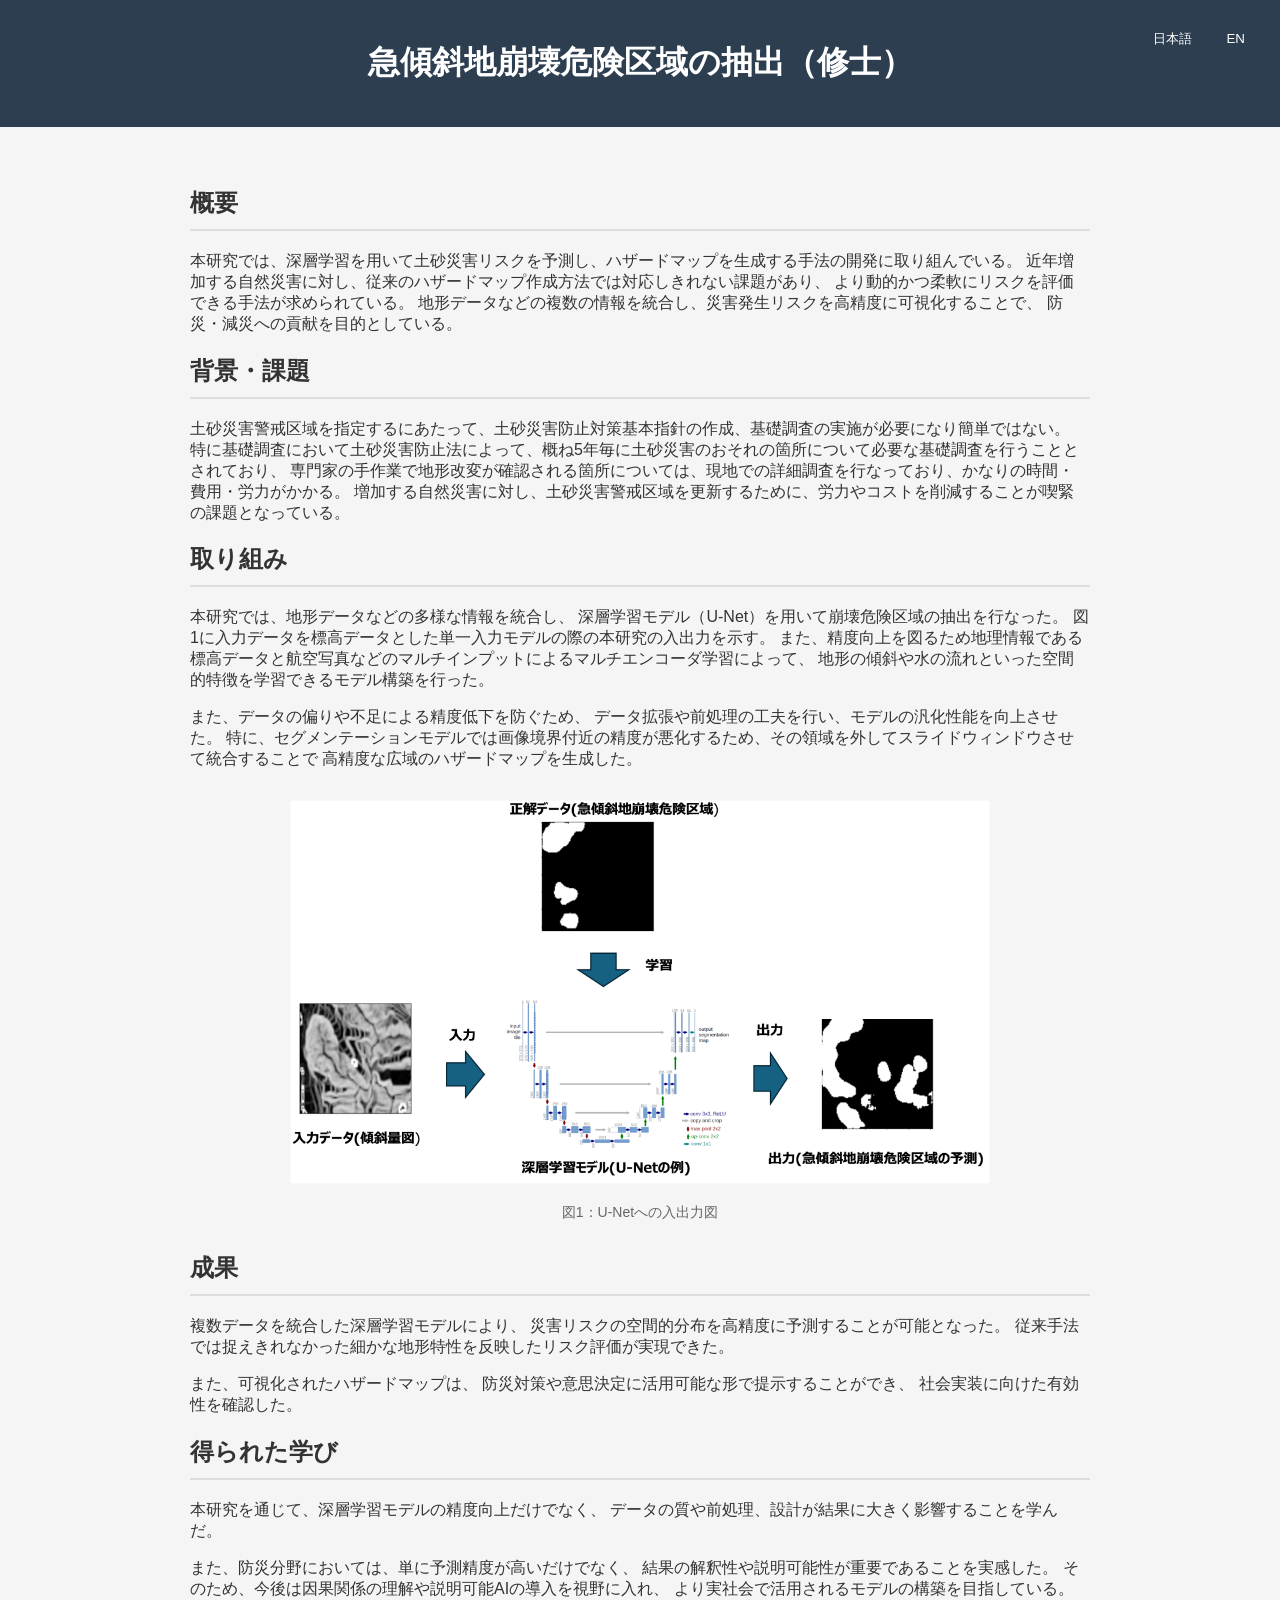
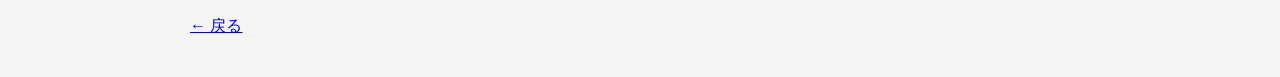
<file: OtherHTML/ResearchM.html>
<!DOCTYPE html>
<html lang="ja">
<head>
  <meta charset="UTF-8">
  <title>急傾斜地崩壊危険区域の抽出（修士）</title>
  <link rel="stylesheet" href="../style.css">
</head>
<body>

  <header>
    <h1 class="ja">急傾斜地崩壊危険区域の抽出（修士）</h1>
    <h1 class="en">Extraction of Landslide Risk Areas (Master’s Research)</h1>
<div class="lang-btn">
  <button onclick="switchLang('jp')">日本語</button>
  <button onclick="switchLang('en')">EN</button>
</div>
  </header>

  <section class="ja">
    
    <h2>概要</h2>
    <p>
      本研究では、深層学習を用いて土砂災害リスクを予測し、ハザードマップを生成する手法の開発に取り組んでいる。
      近年増加する自然災害に対し、従来のハザードマップ作成方法では対応しきれない課題があり、
      より動的かつ柔軟にリスクを評価できる手法が求められている。
      地形データなどの複数の情報を統合し、災害発生リスクを高精度に可視化することで、
      防災・減災への貢献を目的としている。
    </p>


   
    <h2>背景・課題</h2>
    <p>
      土砂災害警戒区域を指定するにあたって、土砂災害防止対策基本指針の作成、基礎調査の実施が必要になり簡単ではない。
      特に基礎調査において土砂災害防止法によって、概ね5年毎に土砂災害のおそれの箇所について必要な基礎調査を行うこととされており、
      専門家の手作業で地形改変が確認される箇所については、現地での詳細調査を行なっており、かなりの時間・費用・労力がかかる。
      増加する自然災害に対し、土砂災害警戒区域を更新するために、労力やコストを削減することが喫緊の課題となっている。

    </p>

    
    <h2>取り組み</h2>
    <p>
      本研究では、地形データなどの多様な情報を統合し、
      深層学習モデル（U-Net）を用いて崩壊危険区域の抽出を行なった。
      図1に入力データを標高データとした単一入力モデルの際の本研究の入出力を示す。
      また、精度向上を図るため地理情報である標高データと航空写真などのマルチインプットによるマルチエンコーダ学習によって、
      地形の傾斜や水の流れといった空間的特徴を学習できるモデル構築を行った。
    </p>

    <p>
      また、データの偏りや不足による精度低下を防ぐため、
      データ拡張や前処理の工夫を行い、モデルの汎化性能を向上させた。
      特に、セグメンテーションモデルでは画像境界付近の精度が悪化するため、その領域を外してスライドウィンドウさせて統合することで
      高精度な広域のハザードマップを生成した。
    </p>
    <div class="figure">
      <img src="../images/ResearchM_1.png" alt="急傾斜地崩壊危険区域">
      <p>図1：U-Netへの入出力図
      </p>
    </div>



    
    <h2>成果</h2>
    <p>
      複数データを統合した深層学習モデルにより、
      災害リスクの空間的分布を高精度に予測することが可能となった。
      従来手法では捉えきれなかった細かな地形特性を反映したリスク評価が実現できた。
    </p>

    <p>
      また、可視化されたハザードマップは、
      防災対策や意思決定に活用可能な形で提示することができ、
      社会実装に向けた有効性を確認した。
    </p>


    
    <h2>得られた学び</h2>
    <p>
      本研究を通じて、深層学習モデルの精度向上だけでなく、
      データの質や前処理、設計が結果に大きく影響することを学んだ。
    </p>

    <p>
      また、防災分野においては、単に予測精度が高いだけでなく、
      結果の解釈性や説明可能性が重要であることを実感した。
      そのため、今後は因果関係の理解や説明可能AIの導入を視野に入れ、
      より実社会で活用されるモデルの構築を目指している。
    </p>


    <a href="../index.html">← 戻る</a>
  </section>


<section class="en">

  <h2>Overview</h2>
  <p>
    In this research, I am developing a method for predicting landslide disaster risks
    and generating hazard maps using deep learning.
    As natural disasters have increased in recent years,
    conventional hazard map generation methods have become insufficient,
    creating a need for more dynamic and flexible approaches to risk assessment.
    By integrating multiple types of information, including terrain data,
    this research aims to visualize disaster risks with high accuracy
    and contribute to disaster prevention and mitigation.
  </p>





  <h2>Background & Challenges</h2>
  <p>
    Designating landslide hazard areas requires the creation of basic disaster prevention policies
    and detailed field investigations,
    making the process highly complex.
    In particular, under the Sediment Disaster Prevention Act,
    fundamental investigations of potentially hazardous areas must generally be conducted every five years.
    Areas where terrain modifications are detected require detailed on-site inspections by experts,
    resulting in significant costs, labor, and time.
    As natural disasters continue to increase,
    reducing the labor and cost required to update landslide hazard areas
    has become an urgent issue.
  </p>





  <h2>Approach</h2>
  <p>
    In this research, I integrated various types of information, including terrain data,
    and used a deep learning model (U-Net)
    to extract landslide risk areas.
    Figure 1 shows the input and output of the study
    when using elevation data as the single input to the model.
    In addition, to improve accuracy,
    I developed a multi-encoder learning model
    that integrates multiple inputs such as elevation data and aerial imagery,
    enabling the model to learn spatial features
    including terrain slope and water flow patterns.
  </p>

  <p>
    Furthermore, to prevent accuracy degradation caused by data imbalance and insufficient data,
    I applied data augmentation and preprocessing techniques
    to improve the model’s generalization performance.
    In particular, because segmentation models tend to show lower accuracy near image boundaries,
    I excluded those boundary regions and integrated predictions using a sliding-window approach,
    enabling the generation of highly accurate large-scale hazard maps.
  </p>

  <div class="figure">
    <img src="../images/ResearchM_1.png" alt="Landslide Hazard Area">
    <p>
      Figure 1: Input and output structure of the U-Net model
    </p>
  </div>





  <h2>Results</h2>
  <p>
    By integrating multiple types of data into a deep learning model,
    it became possible to predict the spatial distribution of disaster risks with high accuracy.
    The proposed method successfully captured detailed terrain characteristics
    that conventional approaches could not fully represent.
  </p>

  <p>
    In addition, the generated hazard maps could be presented
    in a form applicable to disaster prevention measures and decision-making,
    confirming the potential for real-world implementation.
  </p>





  <h2>What I Learned</h2>
  <p>
    Through this research,
    I learned that improving deep learning model accuracy
    depends not only on the model architecture itself,
    but also heavily on data quality, preprocessing, and dataset design.
  </p>

  <p>
    Furthermore, in the disaster prevention field,
    I realized that interpretability and explainability are just as important as prediction accuracy.
    Therefore, I aim to further improve the model
    by incorporating causal analysis and explainable AI techniques,
    with the goal of creating systems that can be more effectively utilized in real-world society.
  </p>


  <a href="../index.html">← Back</a>
</section>



<script>
function switchLang(lang) {
  localStorage.setItem('lang', lang);

  document.querySelectorAll('.ja').forEach(el => {
    el.style.display = (lang === 'jp') ? 'block' : 'none';
  });

  document.querySelectorAll('.en').forEach(el => {
    el.style.display = (lang === 'en') ? 'block' : 'none';
  });
}

window.onload = () => {
  const lang = localStorage.getItem('lang') || 'jp';
  switchLang(lang);
};
</script>
</body>
</html>
</file>
<file: style.css>
body {
  font-family: Arial, sans-serif;
  margin: 0;
  background-color: #f5f5f5;
  color: #333;
}

header {
  background-color: #2c3e50;
  color: white;
  padding: 20px;
  text-align: center;
}

nav {
  background-color: #34495e;
  display: flex;
  justify-content: center;
}

nav a {
  color: white;
  padding: 15px;
  text-decoration: none;
}

nav a:hover {
  background-color: #2c3e50;
}

section {
  padding: 40px;
  max-width: 900px;
  margin: auto;
}

h2 {
  border-bottom: 2px solid #ddd;
  padding-bottom: 10px;
}

ul {
  line-height: 1.8;
}

.card {
  background-color: white;
  padding: 20px;
  margin: 20px 0;
  border-radius: 10px;
  box-shadow: 0 2px 8px rgba(0,0,0,0.1);
}

footer {
  text-align: center;
  padding: 10px;
  background-color: #ddd;
}
.card-link{
    text-decoration: none;
    color: inherit;
}
.card-link:hover .card{
    transform: scale(1.04);
    transition: 0.2s;
}

.figure{
  text-align: center;
  margin: 30px 0;

}
.figure p{
  font-size: 14px;
  color: #666;
}

.figure img{
display: block;
margin: 20px auto;
max-width: 700px;
width: 100%;
}

.gallery{
  display: flex;
  gap: 10px;
  justify-content: center;
}
.lang-btn{
  position: absolute;
  top: 20px;
  right: 20px;
}
.lang-btn button{
  margin: 5px;
  padding: 5px 10px;
  border: none;
  background: none;
  color: white;
  border-radius: 5px;
  cursor: pointer;
}
</file>
